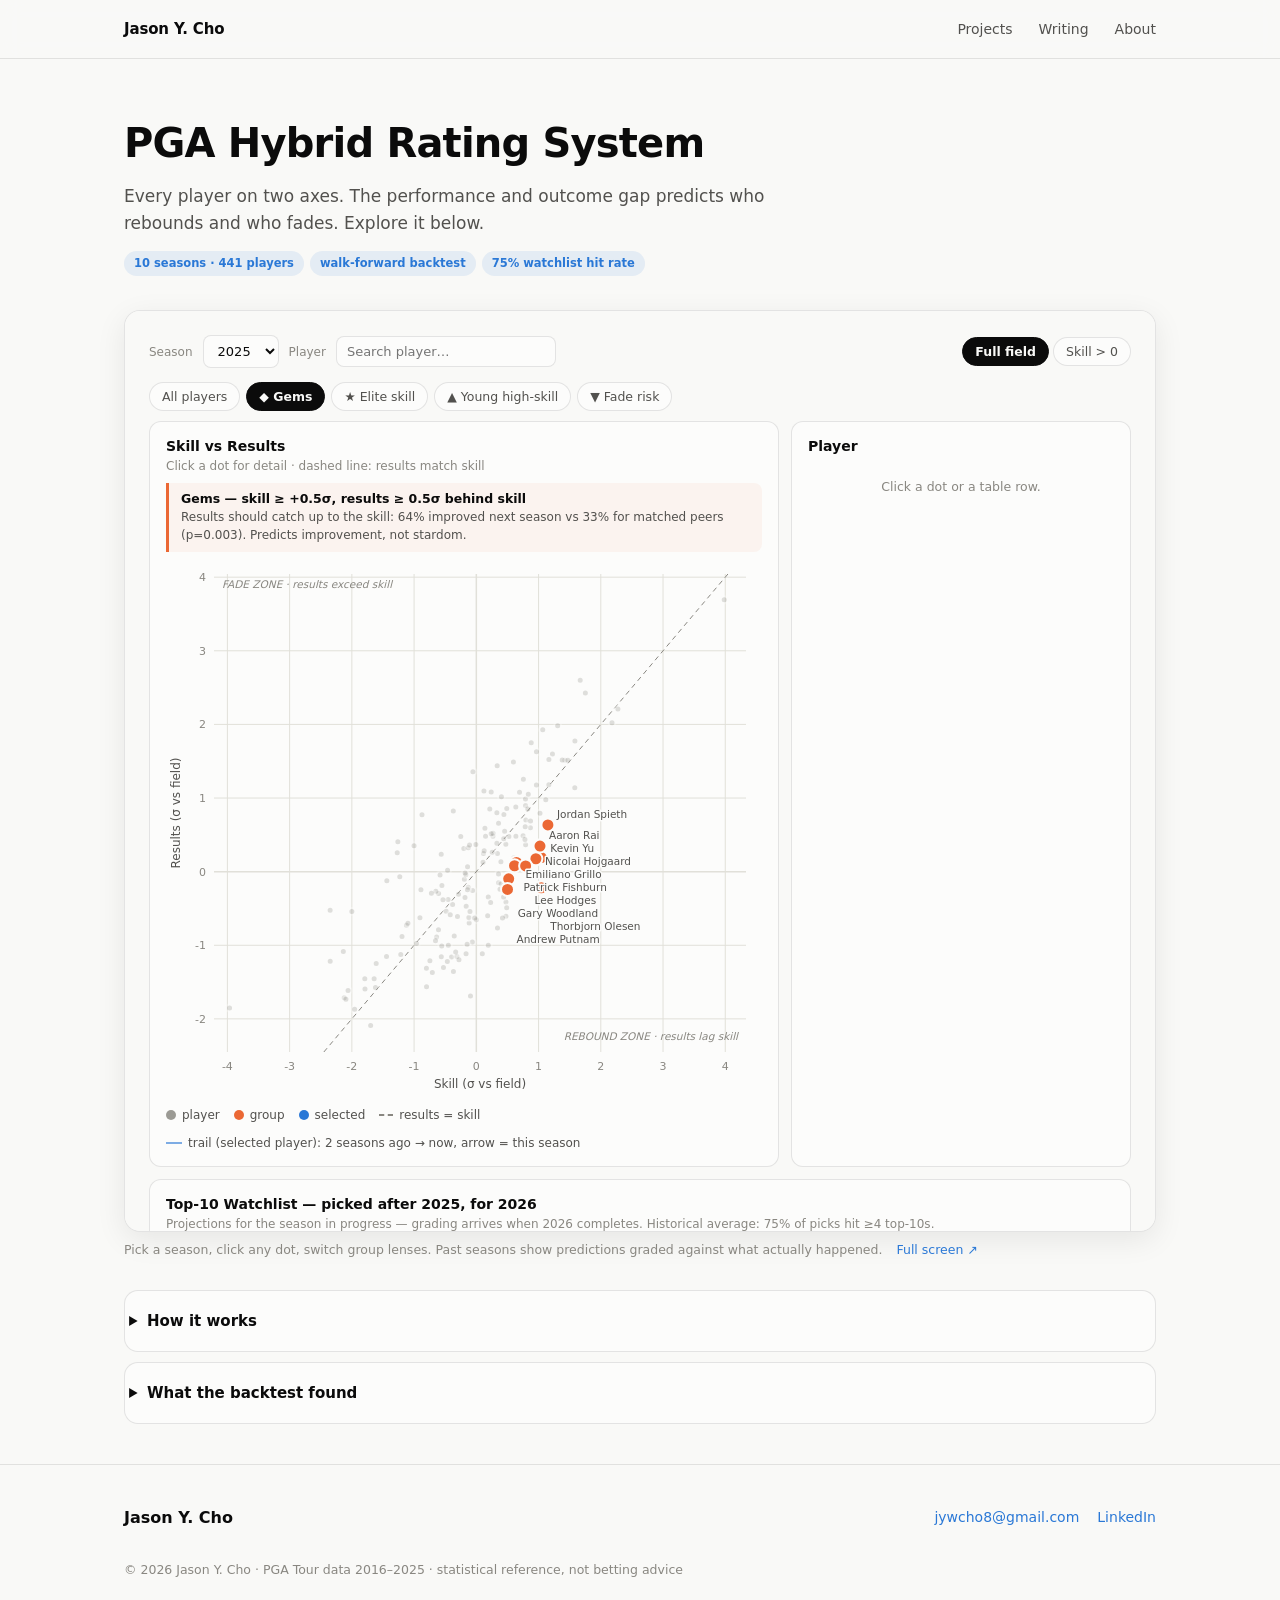
<file: projects/pga-elo-rating/index.html>
<!DOCTYPE html>
<html lang="en">
<head>
<meta charset="UTF-8">
<meta name="viewport" content="width=device-width, initial-scale=1.0">
<title>PGA Hybrid Rating System — Jason Y. Cho</title>
<link rel="stylesheet" href="../../assets/site.css">
</head>
<body>

<nav>
  <div class="wrap">
    <a class="brand" href="../../index.html">Jason Y. Cho</a>
    <span class="spacer"></span>
    <a class="link" href="../../index.html#projects">Projects</a>
    <a class="link" href="../../writing.html">Writing</a>
    <a class="link" href="../../index.html#about">About</a>
  </div>
</nav>

<header class="proj-head">
  <div class="wrap">
    <h1>PGA Hybrid Rating System</h1>
    <p>Every player on two axes. The performance and outcome gap predicts who rebounds and who fades. Explore it below.</p>
    <div class="tags">
      <span class="tag">10 seasons · 441 players</span>
      <span class="tag">walk-forward backtest</span>
      <span class="tag">75% watchlist hit rate</span>
    </div>
  </div>
</header>

<div class="wrap">
  <div class="dash-frame">
    <iframe src="dashboard.html#embed" title="PGA Hybrid Rating dashboard" loading="lazy"></iframe>
  </div>
  <div class="dash-note">
    <span>Pick a season, click any dot, switch group lenses. Past seasons show predictions graded against what actually happened.</span>
    <a href="dashboard.html" target="_blank" rel="noopener">Full screen ↗</a>
  </div>

  <details class="more">
    <summary>How it works</summary>
    <div class="inner">
      <strong>Skill Rating</strong> weighs Strokes Gained components by their regression impact on four result targets (SG Total, top-10s, money, FedExCup rank). <strong>Outcome Elo</strong> converts each season's results into a multi-player Elo update against the field. Skill looks forward; Elo looks back. All metrics are standardized within season, so 2016 and 2025 are directly comparable.
    </div>
  </details>

  <details class="more">
    <summary>What the backtest found</summary>
    <div class="inner">
      <table>
        <tr><th>Signal</th><th>Predicts</th><th>Evidence (2017–2024)</th></tr>
        <tr><td>Gems — skill ≥ +0.5σ, results lagging</td><td>Improvement</td><td>64% improve vs 33% matched controls (p=0.003)</td></tr>
        <tr><td>Elite skill — ≥ +1σ</td><td>Contending</td><td>66% post ≥4 top-10s next season (2× base)</td></tr>
        <tr><td>Young high-skill — ≤27</td><td>Growth</td><td>largest effect size (rank-biserial 0.35)</td></tr>
        <tr><td>Fade risk — results ahead of skill</td><td>Decline</td><td>−10pp vs same-results peers (p&lt;0.0001)</td></tr>
      </table>
      Momentum — a rising trend by itself — was tested and predicts nothing. A walk-forward model projecting next-season top-10 counts validates at rank ρ = 0.54; 75% of its top-15 picks hit ≥4 top-10s (field base 34%). Limitation: season-aggregate data, so within-season form is invisible.
    </div>
  </details>
</div>

<footer>
  <div class="wrap">
    <span class="sig">Jason Y. Cho</span>
    <div class="links">
      <a href="mailto:jywcho8@gmail.com">jywcho8@gmail.com</a>
      <a href="https://www.linkedin.com/in/jason-y-cho-">LinkedIn</a>
    </div>
    <div class="fine">© 2026 Jason Y. Cho · PGA Tour data 2016–2025 · statistical reference, not betting advice</div>
  </div>
</footer>

</body>
</html>
</file>
<file: assets/site.css>
/* ---------- design tokens (matches the dashboard) ---------- */
:root {
  color-scheme: light;
  --page: #f9f9f7; --surface: #fcfcfb;
  --ink: #0b0b0b; --ink-2: #52514e; --muted: #898781;
  --border: rgba(11, 11, 11, 0.10); --grid: #e1e0d9;
  --accent: #2a78d6; --accent-2: #eb6834;
}
@media (prefers-color-scheme: dark) {
  :root {
    color-scheme: dark;
    --page: #0d0d0d; --surface: #1a1a19;
    --ink: #ffffff; --ink-2: #c3c2b7; --muted: #898781;
    --border: rgba(255, 255, 255, 0.10); --grid: #2c2c2a;
    --accent: #3987e5; --accent-2: #d95926;
  }
}
* { box-sizing: border-box; margin: 0; }
html { scroll-behavior: smooth; }
body {
  font-family: system-ui, -apple-system, "Segoe UI", sans-serif;
  background: var(--page); color: var(--ink);
  line-height: 1.6; -webkit-font-smoothing: antialiased;
}
a { color: var(--accent); text-decoration: none; }
a:hover { text-decoration: underline; }
img { max-width: 100%; display: block; }
.wrap { max-width: 1080px; margin: 0 auto; padding: 0 24px; }

/* ---------- nav ---------- */
nav {
  position: sticky; top: 0; z-index: 20;
  background: color-mix(in oklab, var(--page) 88%, transparent);
  backdrop-filter: blur(10px);
  border-bottom: 1px solid var(--border);
}
nav .wrap { display: flex; align-items: center; gap: 26px; height: 58px; }
nav .brand { font-weight: 700; font-size: 15px; color: var(--ink); letter-spacing: -0.01em; }
nav a.link { font-size: 14px; color: var(--ink-2); }
nav a.link:hover { color: var(--ink); text-decoration: none; }
nav .spacer { flex: 1; }

/* ---------- hero ---------- */
.hero { padding: 96px 0 72px; }
.hero .eyebrow { font-size: 13px; font-weight: 600; letter-spacing: 0.12em; text-transform: uppercase; color: var(--accent); }
.hero h1 { font-size: clamp(40px, 7vw, 64px); font-weight: 800; letter-spacing: -0.03em; line-height: 1.05; margin: 14px 0 18px; }
.hero p { font-size: 19px; color: var(--ink-2); max-width: 560px; }
.hero .cta { margin-top: 30px; display: flex; gap: 12px; flex-wrap: wrap; }
.btn {
  display: inline-block; padding: 11px 22px; border-radius: 10px; font-size: 15px; font-weight: 600;
  background: var(--ink); color: var(--page); transition: transform .12s ease, opacity .12s ease;
}
.btn:hover { text-decoration: none; transform: translateY(-1px); opacity: 0.9; }
.btn.ghost { background: transparent; color: var(--ink); border: 1px solid var(--border); }

/* ---------- sections ---------- */
section { padding: 56px 0; }
.sec-head { display: flex; align-items: baseline; gap: 14px; margin-bottom: 26px; }
.sec-head h2 { font-size: 26px; font-weight: 750; letter-spacing: -0.02em; }
.sec-head .sub { font-size: 14px; color: var(--muted); }

/* ---------- project cards ---------- */
.cards { display: grid; grid-template-columns: repeat(auto-fill, minmax(320px, 1fr)); gap: 20px; }
.card {
  background: var(--surface); border: 1px solid var(--border); border-radius: 16px; overflow: hidden;
  transition: transform .15s ease, box-shadow .15s ease; display: flex; flex-direction: column;
}
.card:hover { transform: translateY(-3px); box-shadow: 0 12px 32px rgba(0,0,0,0.10); }
a.card, a.card:hover { text-decoration: none; color: inherit; }
.card img { aspect-ratio: 16/10; object-fit: cover; object-position: top; border-bottom: 1px solid var(--border); }
.card .body { padding: 18px 20px 20px; }
.card h3 { font-size: 17px; font-weight: 700; letter-spacing: -0.01em; }
.card .desc { font-size: 14px; color: var(--ink-2); margin-top: 6px; }
.card .tags { margin-top: 12px; display: flex; gap: 6px; flex-wrap: wrap; }
.tag { font-size: 11.5px; font-weight: 600; color: var(--accent); background: color-mix(in oklab, var(--accent) 10%, transparent);
       padding: 3px 10px; border-radius: 20px; }

/* ---------- writing list ---------- */
.postlist { display: grid; gap: 12px; }
.post {
  display: grid; grid-template-columns: 1fr auto; gap: 4px 20px; align-items: baseline;
  background: var(--surface); border: 1px solid var(--border); border-radius: 14px; padding: 18px 22px;
  transition: transform .12s ease;
}
a.post, a.post:hover { text-decoration: none; color: inherit; }
.post:hover { transform: translateX(3px); border-color: color-mix(in oklab, var(--accent) 35%, var(--border)); }
.post h3 { font-size: 16px; font-weight: 650; letter-spacing: -0.01em; }
.post .date { font-size: 13px; color: var(--muted); font-variant-numeric: tabular-nums; white-space: nowrap; }
.post .excerpt { grid-column: 1 / -1; font-size: 14px; color: var(--ink-2); }
.post .src { grid-column: 1 / -1; font-size: 12px; color: var(--muted); }
.empty-state {
  border: 1px dashed var(--border); border-radius: 14px; padding: 34px; text-align: center;
  color: var(--muted); font-size: 14px; line-height: 1.7;
}

/* ---------- project page ---------- */
.proj-head { padding: 52px 0 8px; }
.proj-head h1 { font-size: clamp(28px, 4.5vw, 40px); font-weight: 800; letter-spacing: -0.02em; }
.proj-head p { font-size: 17px; color: var(--ink-2); margin-top: 8px; max-width: 720px; }
.proj-head .tags { margin-top: 14px; display: flex; gap: 6px; }
.dash-frame {
  margin: 26px 0 8px; border: 1px solid var(--border); border-radius: 16px; overflow: hidden;
  background: var(--surface); box-shadow: 0 8px 30px rgba(0,0,0,0.08);
}
.dash-frame iframe { width: 100%; height: 920px; border: 0; display: block; }
.dash-note { font-size: 12.5px; color: var(--muted); margin-bottom: 30px; display: flex; gap: 14px; }
details.more {
  background: var(--surface); border: 1px solid var(--border); border-radius: 14px;
  padding: 4px 22px; margin: 10px 0;
}
details.more summary { cursor: pointer; font-weight: 650; font-size: 15px; padding: 14px 0; list-style-position: outside; }
details.more .inner { padding: 2px 0 18px; color: var(--ink-2); font-size: 14.5px; }
details.more table { width: 100%; border-collapse: collapse; font-size: 13.5px; margin: 10px 0; }
details.more th { text-align: left; color: var(--muted); font-weight: 600; font-size: 12px; padding: 6px 10px; border-bottom: 1px solid var(--grid); }
details.more td { padding: 7px 10px; border-bottom: 1px solid var(--grid); }

/* ---------- footer ---------- */
footer { border-top: 1px solid var(--border); padding: 40px 0 60px; margin-top: 40px; }
footer .wrap { display: flex; justify-content: space-between; gap: 20px; flex-wrap: wrap; align-items: center; }
footer .sig { font-weight: 700; }
footer .links { display: flex; gap: 18px; font-size: 14px; }
footer .fine { font-size: 12.5px; color: var(--muted); width: 100%; margin-top: 10px; }

@media (max-width: 640px) {
  .hero { padding: 64px 0 48px; }
  .dash-frame iframe { height: 720px; }
}

/* ---------- hero stats ---------- */
.stats { display: flex; gap: 48px; margin-top: 36px; flex-wrap: wrap; }
.stats b { display: block; font-size: 30px; font-weight: 800; letter-spacing: -0.02em; font-variant-numeric: tabular-nums; }
.stats span { font-size: 13px; color: var(--muted); }

/* ---------- about ---------- */
.about-grid { display: grid; grid-template-columns: 1.6fr 1fr; gap: 24px; align-items: start; }
@media (max-width: 760px) { .about-grid { grid-template-columns: 1fr; } }
.about-text p { font-size: 16px; color: var(--ink-2); margin-bottom: 14px; max-width: 620px; }
.about-text em { color: var(--ink); font-style: normal; font-weight: 650; }
.contact-card {
  background: var(--surface); border: 1px solid var(--border); border-radius: 16px;
  padding: 22px; display: flex; flex-direction: column; gap: 10px;
}
.contact-card .cc-label { font-size: 12px; font-weight: 700; letter-spacing: 0.08em; text-transform: uppercase; color: var(--muted); margin-bottom: 4px; }
.contact-card .btn { text-align: center; }

/* ---------- hero skill tags ---------- */
.skilltags { display: flex; gap: 8px; margin-top: 30px; flex-wrap: wrap; }
.skilltags .tag { font-size: 13px; padding: 6px 14px; }



/* ---------- writing cards with thumbnails ---------- */
.post { grid-template-columns: 1fr; }
.post.has-thumb { display: grid; grid-template-columns: 168px 1fr; gap: 0 20px; align-items: center; padding: 14px 22px 14px 14px; }
.post .thumb { width: 168px; aspect-ratio: 16/10; object-fit: cover; border-radius: 10px; border: 1px solid var(--border); }
.post .pbody { min-width: 0; }
.post .prow { display: flex; justify-content: space-between; gap: 16px; align-items: baseline; }
.post .excerpt, .post .src { grid-column: auto; }
.post .excerpt { margin-top: 2px; }
.post .src { margin-top: 4px; }
@media (max-width: 560px) {
  .post.has-thumb { grid-template-columns: 1fr; }
  .post .thumb { width: 100%; }
}

/* ---------- article (mirrored posts) ---------- */
.article { padding: 48px 0 24px; }
.article .wrap { max-width: 760px; }
.article h1 { font-size: clamp(28px, 4.5vw, 38px); font-weight: 800; letter-spacing: -0.02em; line-height: 1.15; }
.art-meta { margin: 12px 0 30px; font-size: 14px; color: var(--muted); }
.art-body { font-size: 17px; line-height: 1.75; color: var(--ink); }
.art-body p { margin: 0 0 18px; }
.art-body h3, .art-body h4 { margin: 30px 0 10px; letter-spacing: -0.01em; }
.art-body img { border-radius: 12px; border: 1px solid var(--border); margin: 8px auto; }
.art-body figure { margin: 22px 0; }
.art-body figcaption { font-size: 13px; color: var(--muted); text-align: center; margin-top: 8px; }
.art-body blockquote { border-left: 3px solid var(--accent); margin: 20px 0; padding: 4px 18px; color: var(--ink-2); }
.art-body pre { background: var(--surface); border: 1px solid var(--border); border-radius: 10px;
                padding: 14px 16px; overflow-x: auto; font-size: 13.5px; line-height: 1.55; }
.art-body code { font-family: ui-monospace, "SF Mono", Menlo, monospace; font-size: 0.92em; }
.art-body a { text-decoration: underline; }
</file>
